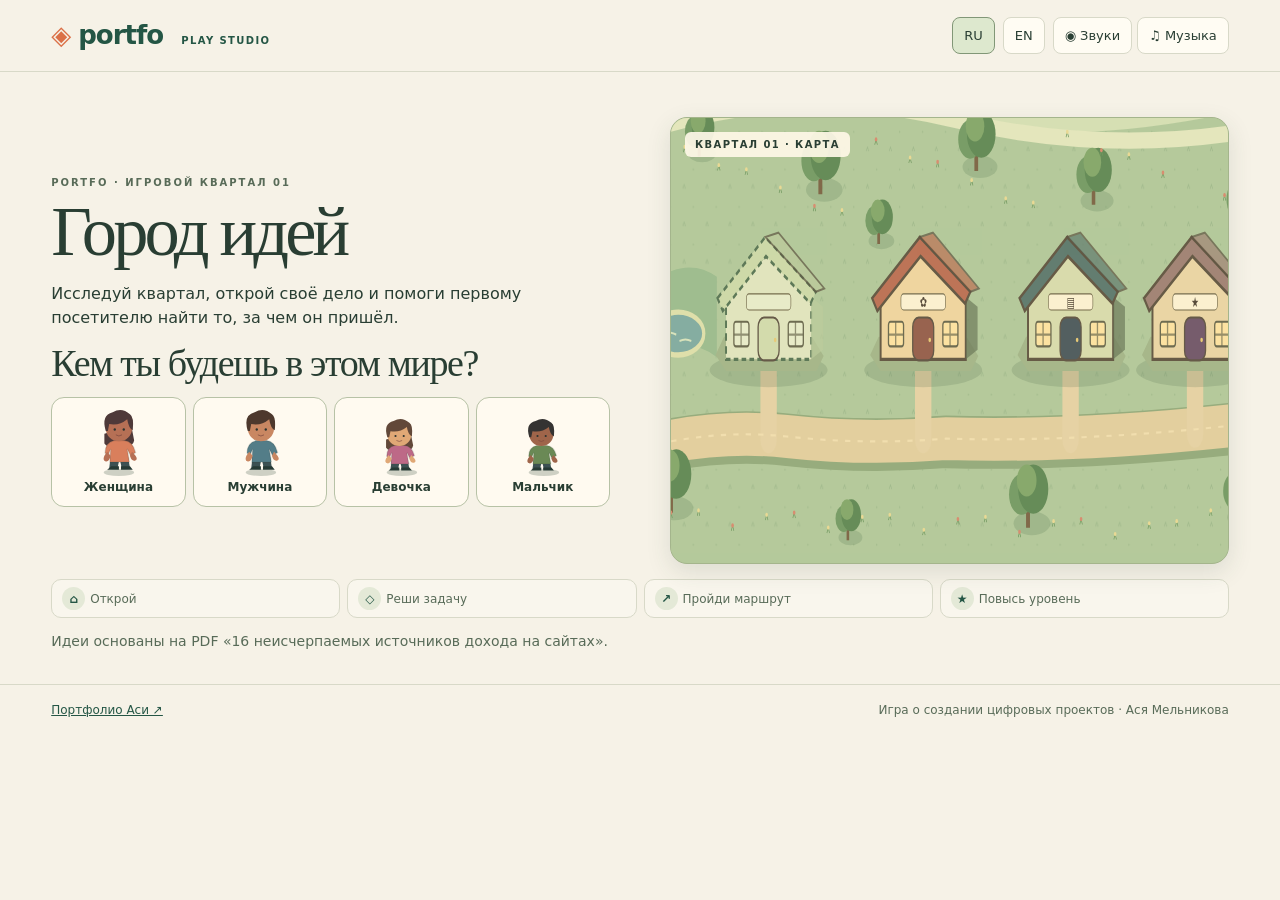
<file: index.html>
<!doctype html>
<html lang="ru">
<head>
<meta charset="utf-8">
<meta name="viewport" content="width=device-width,initial-scale=1">
<meta name="theme-color" content="#f6f2e7">
<meta name="description" content="Игровой квартал Portfo: придумайте своё дело, соберите путь посетителя и сохраните чертёж проекта.">
<title>Город идей · Portfo</title>
<style>
:root{--paper:#f6f2e7;--cream:#fffcf3;--ink:#293e33;--muted:#586b58;--green:#245645;--mint:#dde8ce;--orange:#db7047;--edge:#d8d9c8;--shadow:0 8px 24px #334a3520}*{box-sizing:border-box}body{margin:0;background:var(--paper);color:var(--ink);font:16px/1.5 system-ui,sans-serif}button,input,textarea,select{font:inherit;color:inherit}button,a{touch-action:manipulation}button{cursor:pointer}a{color:var(--green)}button:focus-visible,a:focus-visible,input:focus-visible,textarea:focus-visible,select:focus-visible{outline:3px solid #aa472a;outline-offset:3px}button:disabled{opacity:.55;cursor:default}.top,footer,main{width:min(1340px,100%);margin:auto;padding-inline:clamp(16px,4vw,56px)}.top,footer{display:flex;align-items:center;justify-content:space-between;gap:12px;padding-block:16px}.top{border-bottom:1px solid var(--edge)}footer{border-top:1px solid var(--edge);margin-top:32px;font-size:12px;color:var(--muted)}.brand{font-weight:850;letter-spacing:-1px;font-size:26px;text-decoration:none;white-space:nowrap}.brand span{color:var(--orange)}.brand small{font-size:10px;font-weight:750;letter-spacing:1.4px;margin-left:10px}.settings{display:flex;align-items:center;gap:8px}.settings button,.quiet{background:var(--cream);border:1px solid var(--edge);border-radius:8px;padding:8px 11px;font-size:13px}.settings button[aria-pressed=true]{background:var(--mint);border-color:#819777}.sound-group{display:flex;gap:5px}.title-row{display:flex;align-items:end;justify-content:space-between;gap:16px;margin:25px 0 16px}.kicker{font-size:10px;font-weight:850;letter-spacing:2px;text-transform:uppercase;color:var(--muted)}h1,h2,h3,p{margin-top:0}h1{font:normal clamp(38px,5.5vw,76px)/1 Georgia,serif;letter-spacing:-.055em;margin:6px 0 0}h2{font:normal clamp(25px,3vw,38px)/1.12 Georgia,serif;letter-spacing:-.035em;margin-bottom:10px}h3{font-size:16px;margin-bottom:8px}p{margin-bottom:12px}.muted{color:var(--muted);font-size:14px}.level{flex:none;border:1px solid #8b9d77;border-radius:40px;background:#e5ebd6;padding:7px 13px;font-size:12px;font-weight:800}.steps{list-style:none;margin:0 0 13px;padding:0;display:grid;grid-template-columns:repeat(4,1fr);gap:7px}.steps li{border:1px solid var(--edge);border-radius:10px;padding:7px 10px;font-size:12px;color:var(--muted);background:#ffffff40}.steps b{display:inline-grid;place-items:center;margin-right:5px;width:23px;height:23px;border-radius:50%;background:#e4e9d7;color:var(--green)}.steps .current{background:#e2ebd4;border-color:#9bac81;color:var(--ink);font-weight:780}.steps .done b{background:var(--green);color:white}.world{position:relative;overflow:hidden;isolation:isolate;background:#b4c99b;border:1px solid #a4b58c;border-radius:17px;box-shadow:var(--shadow);aspect-ratio:1000/470}.world>svg{display:block;width:100%;height:100%}.world-caption{position:absolute;top:14px;left:14px;padding:5px 10px;border-radius:6px;background:#fff9e9e9;font-size:10px;letter-spacing:1.4px;font-weight:850;pointer-events:none}.hotspot{position:absolute;z-index:3;transform:translate(-50%,-100%);background:var(--cream);border:1px solid #8a9d77;border-radius:9px;box-shadow:0 4px 10px #26453134;padding:6px 9px;font-size:clamp(10px,1.1vw,14px);font-weight:780;max-width:25%;text-align:center}.hotspot.target{background:#fff4cf;border:2px solid #b95d37;animation:cue 2s infinite}.hotspot.target::after{content:"";position:absolute;left:calc(50% - 6px);bottom:-7px;width:10px;height:10px;transform:rotate(45deg);border-right:2px solid #b95d37;border-bottom:2px solid #b95d37;background:#fff4cf}.world-label{position:absolute;transform:translateX(-50%);padding:3px 7px;border-radius:5px;background:#345341ee;color:#fff8e6;font-size:clamp(9px,1vw,13px);font-weight:750;text-align:center;max-width:24%;pointer-events:none;overflow-wrap:anywhere}.portrait{position:absolute;left:var(--x);top:var(--y);width:7.5%;max-width:78px;transform:translate(-50%,-85%);transition:left .27s ease,top .27s ease;pointer-events:none;z-index:2;filter:drop-shadow(0 3px 2px #2a412f33)}.portrait svg{display:block;width:100%}.portrait.walk svg{animation:step .19s alternate 2}.visitor{filter:hue-rotate(40deg)}.world [data-home-state=open] .door{animation:open .45s ease-out;transform-origin:left;transform-box:fill-box}.world [data-home-state=open] .glow{animation:cue 2s ease 1}@keyframes cue{50%{box-shadow:0 0 0 7px #ffce7b66}}@keyframes step{to{transform:translateY(-6%) rotate(4deg)}}@keyframes open{from{transform:scaleX(.14)}}.controls{display:flex;align-items:center;justify-content:space-between;gap:12px;margin:10px 0 15px}.directions{display:flex;gap:5px;flex:none}.directions button{width:38px;height:35px;padding:0}.dialog,.blueprint{border:1px solid var(--edge);background:var(--cream);border-radius:15px;padding:clamp(14px,2.3vw,24px);box-shadow:0 4px 14px #334a350a}.dialog:empty{display:none}.dialog .kicker{color:#925033}.panel-actions{display:flex;flex-wrap:wrap;align-items:center;gap:9px;margin-top:14px}.primary,.secondary{display:inline-block;text-decoration:none;font-weight:760;border-radius:9px;padding:10px 15px}.primary{background:var(--green);color:#fff;border:1px solid var(--green)}.primary:hover{background:#32715a}.secondary{border:1px solid #9aaa8f;background:#f2f4e8;color:var(--green)}label.field{display:block;font-size:14px;font-weight:740;margin-top:12px}input,textarea,select{width:100%;padding:10px 12px;border:1px solid #9baa94;border-radius:8px;background:white;margin-top:5px}textarea{min-height:84px;resize:vertical}.inline-form{max-width:700px}.opening{display:grid;grid-template-columns:1fr 1fr;gap:clamp(22px,5vw,60px);align-items:center;margin:45px 0 15px}.opening h1{margin-bottom:16px}.opening .world{aspect-ratio:1.25}.opening .world svg{width:100%;height:100%;object-fit:cover}.avatar-grid{display:grid;grid-template-columns:repeat(4,1fr);gap:7px;margin-top:12px}.avatar{border:1px solid #b7c2a6;background:#fffaf0;border-radius:13px;padding:8px 4px 10px;font-weight:750;font-size:12px;min-width:0}.avatar:hover{background:#e5edda;border-color:#7c9472}.avatar svg{display:block;width:100%;height:72px;margin:auto}.board-grid{display:grid;grid-template-columns:1.08fr 1fr;gap:16px;margin:12px 0}.cards,.slots{display:grid;grid-template-columns:1fr 1fr;gap:7px}.card,.slot{border:1px solid #bdc7ad;border-radius:9px;background:#f3f5e8;padding:8px;text-align:left;font-size:13px;min-height:50px;overflow-wrap:anywhere}.card.selected{border:2px solid #27634a;background:#dbeacb;padding:7px}.slot{background:#f9f5e9;border-style:dashed}.slot.filled{background:#e7edda;border-style:solid}.slot.active{outline:2px solid #318365}.slot.blocked{outline:2px solid #b95134}.slot.passed{background:#d8edc7}.slot b{margin-right:5px;color:#5a7252}.visitor-line{background:#e8eedb;border-radius:9px;padding:9px 12px;font-size:14px}.feedback{padding:9px 12px;border-left:3px solid #557d58;background:#e8eedb;font-size:14px;margin-top:12px}.feedback.error{border-color:#ad5236;background:#f6e4d5}.blueprint{max-width:940px;margin:20px auto}.blueprint h1{margin-bottom:16px;overflow-wrap:anywhere}.blueprint .grid{display:grid;grid-template-columns:1fr 1fr;gap:13px}.sheet{background:#edf0df;border-radius:10px;padding:13px;overflow-wrap:anywhere}.sheet p:last-child{margin-bottom:0}.route-list{padding-left:22px;margin-bottom:0}.share{margin-top:12px;padding:10px;border-radius:9px;background:#f2f4e8}.share input{font-size:13px}.notice{min-height:20px;font-size:13px;margin:8px 0 0}.blueprint .footnote{margin-top:12px}.art-label{font:700 15px system-ui,sans-serif}.sr-only{position:absolute;width:1px;height:1px;overflow:hidden;clip:rect(0,0,0,0)}@media(max-width:720px){.brand small{display:none}.top{padding-block:11px}.settings button{font-size:11px;padding:6px}.title-row{margin-top:15px}.steps li{padding:5px;font-size:10px}.steps b{display:block;margin:0 0 3px;width:18px;height:18px}.opening{grid-template-columns:1fr;margin:18px 0 8px;gap:15px}.opening .world{aspect-ratio:2.15;order:2}.world{aspect-ratio:1000/590}.hotspot{font-size:9px;padding:4px;max-width:32%}.world-caption{top:6px;left:6px;font-size:8px}.board-grid,.blueprint .grid{grid-template-columns:1fr}.controls .muted{font-size:11px}.directions button{width:32px;height:32px}.avatar svg{height:60px}footer{align-items:start}.level{font-size:10px}}@media(prefers-reduced-motion:reduce){*,*::before,*::after{animation:none!important;transition:none!important}}
.window-sign{position:absolute;transform:translateX(-50%);max-width:18%;white-space:nowrap;overflow:hidden;text-overflow:ellipsis;background:#fbefcc;color:#594b36;border:1px solid #a68d60;border-radius:4px;padding:1px 5px;font-size:clamp(8px,1vw,12px);pointer-events:none}
@media(max-width:720px){.hotspot[data-action=neighbor]{max-width:18%}.hotspot[data-action=home]{max-width:25%}.world-label{max-width:19%;max-height:11%;overflow:hidden}}
</style>
</head>
<body>
<header class="top"><a class="brand" href="https://portfo.ru/" target="_blank" rel="noopener"><span>◈</span> portfo <small>PLAY STUDIO</small></a><div id="settings" class="settings"></div></header>
<main id="app"></main>
<footer><a id="portfolio" href="https://portfo.ru/" target="_blank" rel="noopener">Портфолио Аси ↗</a><span id="footer-copy"></span></footer>
<script>
const words = {
  ru: {
    city:'Город идей', edition:'PORTFO · ИГРОВОЙ КВАРТАЛ 01', level:'Уровень',
    steps:['Открой','Реши задачу','Пройди маршрут','Повысь уровень'],
    welcome:'Кем ты будешь в этом мире?', intro:'Исследуй квартал, открой своё дело и помоги первому посетителю найти то, за чем он пришёл.',
    choose:'Выбери героя', woman:'Женщина',man:'Мужчина',girl:'Девочка',boy:'Мальчик',
    effects:'Звуки',music:'Музыка', map:'КВАРТАЛ 01 · КАРТА', portfolio:'Портфолио Аси ↗', footer:'Игра о создании цифровых проектов · Ася Мельникова',
    move:'Стрелки, WASD или нажатие на тропинку', left:'Влево',right:'Вправо',up:'Вверх',down:'Вниз',
    build:'Напиши, что хочешь построить', home:'Твой участок', door:'Открыть задание', idea:'Название или идея', example:'Например, мастерская тортов или игровая площадка',
    raise:'Поставить вывеску', neighbor:'Познакомься с соседями', talk:'Поговорить', demo:'Демонстрационный дом',
    similar:'Здесь есть похожее дело. Подойди к подсвеченному дому и познакомься с соседом.',
    explore:'Осмотрись и поговори с любым соседом. Подумай, за чем люди смогут прийти в твой домик.',
    difference:'За чем люди придут именно к тебе?', differenceExample:'Например, дети сами украшают торт на празднике',
    saveDifference:'Добавить отличие к дому', return:'Вернись к своей двери', houseReady:'Отличие появилось в витрине. Вернись к домику — у двери ждёт посетитель.',
    puzzle:'Собери дорожку для посетителя', pick:'Нажми карточку, затем место на дорожке. Карточки также можно перетаскивать.',
    cards:'Карточки действий', slots:'Дорожка посетителя', empty:'Свободное место', select:'Сначала выбери карточку или перетащи её сюда.',
    remove:'Убрать выбранную карточку с дорожки', test:'Позвать посетителя', next:'Сделать шаг', retry:'Исправить дорожку', clear:'Очистить дорожку',
    before:'Посетитель у входа. Сделай первый шаг.', ready:'Дорожка ведёт к открытию дома.', arrived:'Посетитель дошёл до цели. Дверь открыта!',
    missing:'На этом месте дорожка прерывается. Добавь действие и попробуй ещё раз.',
    wrong:'Здесь посетитель останавливается.', success:'Дом открыт!', blueprint:'Открыть чертёж', demoOpen:'Пример открытого дома',
    topic:'Дело и его отличие', goal:'Задача посетителя', tested:'Проверенный маршрут', model:'Модель из PDF',
    format:'Формат проекта', website:'Сайт', app:'Веб-приложение', interactive:'Интерактивный проект',
    notes:'Что добавить в первую версию?', editIdea:'Название проекта', editDifference:'Чем отличается',
    save:'Сохранить чертёж', saved:'Чертёж сохранён в браузере.', share:'Сохранить или поделиться', adult:'Показать взрослому',
    adultHint:'Покажи взрослому эту постройку и откройте чертёж вместе.', shareHint:'Ссылка открывает копию чертежа. Добавляй в него только то, чем хочешь поделиться.',
    shareLabel:'Ссылка на чертёж', copyLink:'Скопировать ссылку', copied:'Скопировано.', selectCopy:'Текст выделен. Скопируй его через меню или Ctrl+C.',
    download:'Скачать чертёж', contact:'Написать Асе о проекте',
    invitation:'У твоего дела уже есть место и свой характер. Хочешь открыть его для настоящих посетителей? Ася поможет превратить задумку в работающий сайт, приложение или интерактив. После запуска твой проект сможет стать частью этого мира.',
    written:'Обсудим проект только письменно. Детали, стоимость и сроки согласуем в переписке.',
    draft:'Текст для письменной заявки', copyDraft:'Скопировать заявку', form:'Открыть форму Portfo ↗', paste:'Вставь текст в поле «Маршрут / что хотите сделать» на Portfo и отправь его от своего имени.',
    draftHello:'Ася, здравствуйте! Хочу письменно обсудить разработку проекта.',
    status:'Статус проекта', statuses:{draft:'Чертёж',building:'Строится',open:'Открыт'},
    local:'Дом открыт в игре. Чертёж готов к обсуждению разработки.', readOnly:'Чертёж из игры', sharedTitle:'Постройка игрока', startOwn:'Построить свой домик',
    reset:'Начать заново', resetPrompt:'Удалить текущий прогресс в этом браузере и начать заново?', close:'Закрыть', invalid:'Эта ссылка на чертёж повреждена.',
    source:'Идеи основаны на PDF «16 неисчерпаемых источников дохода на сайтах».',
    action:['Выбери карточку','Заполни места','Испытай маршрут','Дом открыт'],
    okay:'Посетитель продолжает путь.', returnGame:'Вернуться в квартал',
    sharedNote:'Чтобы поделиться чертежом, открой игру по её веб-адресу.', edit:'Редактировать чертёж'
  },
  en: {
    city:'City of Ideas', edition:'PORTFO · PLAYABLE DISTRICT 01', level:'Level',
    steps:['Unlock','Solve','Walk the route','Level up'],
    welcome:'Who will you be in this world?', intro:'Explore the district, open your own business, and help your first visitor find what they came for.',
    choose:'Choose your character', woman:'Woman',man:'Man',girl:'Girl',boy:'Boy',
    effects:'Effects',music:'Music', map:'DISTRICT 01 · MAP', portfolio:'Asya’s portfolio ↗', footer:'A game about creating digital projects · Asya Melnikova',
    move:'Arrow keys, WASD, or tap a path', left:'Left',right:'Right',up:'Up',down:'Down',
    build:'Write what you want to build', home:'Your plot', door:'Open the challenge', idea:'Name or idea', example:'For example, a cake workshop or a playground',
    raise:'Put up the sign', neighbor:'Meet a neighbor', talk:'Talk', demo:'Example building',
    similar:'A similar business is nearby. Walk to the highlighted house and meet its owner.',
    explore:'Look around and talk to any neighbor. What would people come to your house for?',
    difference:'What would people come specifically to you for?', differenceExample:'For example, kids can decorate their own cakes at a party',
    saveDifference:'Add your difference', return:'Return to your front door', houseReady:'Your window now shows what makes you different. Head back to meet your first visitor.',
    puzzle:'Build a route for your visitor', pick:'Select a card, then a space on the route. You can also drag cards into place.',
    cards:'Action cards', slots:'Visitor route', empty:'Empty space', select:'Choose a card first, or drag one here.',
    remove:'Remove the selected card from the route', test:'Invite the visitor', next:'Take a step', retry:'Fix the route', clear:'Clear route',
    before:'The visitor is at the entrance. Take the first step.', ready:'The route leads to your front door.', arrived:'Your visitor reached their goal. The door is open!',
    missing:'The path breaks here. Add an action and try again.',
    wrong:'Your visitor stops here.', success:'House unlocked!', blueprint:'Open blueprint', demoOpen:'Example of an open house',
    topic:'Business and what sets it apart', goal:'Visitor’s goal', tested:'Tested route', model:'Model from the guide',
    format:'Project format', website:'Website', app:'Web app', interactive:'Interactive project',
    notes:'What should the first version include?', editIdea:'Project name', editDifference:'What sets it apart',
    save:'Save blueprint', saved:'Blueprint saved in this browser.', share:'Save or share', adult:'Show an adult',
    adultHint:'Show this building to an adult and look at the blueprint together.', shareHint:'The link opens a copy of your blueprint. Include only details you want to share.',
    shareLabel:'Blueprint link', copyLink:'Copy link', copied:'Copied.', selectCopy:'Text selected. Copy it from the menu or press Ctrl+C.',
    download:'Download blueprint', contact:'Write to Asya about this project',
    invitation:'Your idea has a place and a personality. Want to open it to real visitors? Asya can turn it into a working website, app, or interactive experience. Once launched, your project could become part of this world.',
    written:'We’ll discuss your project in writing. We’ll agree on the details, cost, and timeline by message.',
    draft:'Written inquiry', copyDraft:'Copy inquiry', form:'Open the Portfo contact form ↗', paste:'Paste this text into the project description field on Portfo and send it in your own name.',
    draftHello:'Hello Asya! I’d like to discuss developing my project in writing.',
    status:'Project status', statuses:{draft:'Blueprint',building:'In development',open:'Open'},
    local:'Your house is open in the game. The blueprint is ready for a development discussion.', readOnly:'Blueprint from the game', sharedTitle:'A player’s creation', startOwn:'Build my own house',
    reset:'Start over', resetPrompt:'Clear your progress in this browser and start over?', close:'Close', invalid:'This blueprint link is invalid.',
    source:'Inspired by the supplied guide on 16 ways to earn from websites.',
    action:['Choose a card','Fill the spaces','Test the route','House unlocked'],
    okay:'Your visitor moves on.', returnGame:'Return to the district',
    sharedNote:'To share this blueprint, open the game at its web address.', edit:'Edit blueprint'
  }
};

const scenarios = {
  bakery: {
    match:/торт|кондитер|пекар|выпеч|десерт|cake|baker|pastry|dessert/i,
    format:'website',
    title:['Мастерская «Сахар»','Sugar Workshop'],
    pitch:['Я пеку праздничные торты по готовым эскизам.','I bake celebration cakes from a set of existing designs.'],
    goal:['Мне нужен торт на детский праздник. Покажите варианты, которые будут готовы к субботе.','I need a cake for a children’s party. Show me options that will be ready by Saturday.'],
    model:['Продажа своих товаров и услуг','Selling your own products and services'],
    route:['occasion','date','cakes','order'],
    deck:['phone','cakes','occasion','gallery','order','date'],
    cards:{
      occasion:['Выбрать повод','Choose the occasion'],date:['Уточнить дату','Check the date'],cakes:['Посмотреть подходящие торты','See suitable cakes'],order:['Оставить заявку на торт','Request a cake'],
      phone:['Сразу спросить телефон','Ask for a phone number immediately'],gallery:['Открыть случайную галерею','Open a random gallery']
    },
    hints:{
      occasion:['Сначала выясни, для какого праздника нужен торт.','Find out what kind of celebration the cake is for first.'],
      date:['Спроси дату, чтобы показать только то, что успеют приготовить.','Ask for the date to show only cakes that can be ready in time.'],
      cakes:['Покажи варианты для этого повода и даты.','Show options that fit the occasion and date.'],
      order:['Теперь можно предложить оставить заявку на выбранный торт.','Now offer to request the cake they chose.']
    }
  },
  learn: {
    match:/школ|обуч|курс|урок|учеб|учёб|репетитор|school|learn|lesson|course|study|tutor/i,
    format:'app',
    title:['Учебный клуб «Лист»','Leaf Learning Club'],
    pitch:['В моём клубе есть короткие уроки по рисованию для начинающих.','My club offers short drawing lessons for beginners.'],
    goal:['Хочу научиться рисовать. Можно сначала попробовать урок и понять, что входит в подписку?','I want to learn to draw. Can I try a lesson and see what the subscription includes?'],
    model:['Контент по подписке','Subscription content'],
    route:['skill','sample','benefits','subscribe'],
    deck:['pay','sample','subscribe','skill','news','benefits'],
    cards:{
      skill:['Уточнить уровень','Ask about skill level'],sample:['Открыть пробный урок','Open a sample lesson'],benefits:['Показать, что входит в подписку','Show what the subscription includes'],subscribe:['Предложить оформить доступ','Offer membership'],
      pay:['Попросить оплату у входа','Request payment at the entrance'],news:['Показать новости клуба','Show club news']
    },
    hints:{
      skill:['Уточни уровень, чтобы подобрать первый урок.','Find out their level so you can choose a first lesson.'],
      sample:['Дай попробовать урок, прежде чем говорить о доступе.','Let them try a lesson before talking about membership.'],
      benefits:['Объясни, что человек получит по подписке.','Explain what the subscription gives them.'],
      subscribe:['Теперь человек может решить, оформлять ли доступ.','Now the visitor can decide whether to join.']
    }
  },
  play: {
    match:/игр|квест|площадк|головолом|game|playground|puzzle|quest/i,
    format:'interactive',
    title:['Игровая «Искра»','Spark Arcade'],
    pitch:['Я делаю короткие игры для компаний друзей.','I make short games for groups of friends.'],
    goal:['Хочу сыграть с другом. Покажите, что можно пройти вдвоём, и дайте попробовать.','I want to play with a friend. Show me something for two players and let me try it.'],
    model:['Брендированный интерактив · нативная реклама','Branded interactive experience · native advertising'],
    route:['group','mode','demo','partner'],
    deck:['banner','demo','group','contact','partner','mode'],
    cards:{
      group:['Уточнить число игроков','Ask how many players'],mode:['Предложить игру на двоих','Offer a two-player game'],demo:['Пройти пробный раунд','Play a trial round'],partner:['Открыть бонус от партнёра','Unlock the partner bonus'],
      banner:['Показать рекламу поверх игры','Show an ad over the game'],contact:['Попросить контакт до игры','Ask for contact details before play']
    },
    hints:{
      group:['Сначала узнай, сколько человек хочет играть.','Find out how many people want to play first.'],
      mode:['Предложи режим, в котором можно играть вдвоём.','Offer a mode two people can play together.'],
      demo:['Дай сыграть пробный раунд, чтобы человек понял правила.','Let them play a trial round to learn the rules.'],
      partner:['После игры покажи бонус и ясно обозначь партнёра.','After the game, show the bonus and clearly identify the partner.']
    }
  },
  general: {
    format:'website',
    model:['Продажа своих товаров и услуг','Selling your own products and services'],
    route:['need','offer','example','action'],
    deck:['phone','example','need','news','action','offer'],
    cards:{
      need:['Выяснить задачу посетителя','Find out what the visitor needs'],offer:['Показать, что предлагает проект','Show what the project offers'],example:['Дать посмотреть пример','Let them see an example'],action:['Предложить следующий шаг','Offer a next step'],
      phone:['Сразу спросить телефон','Ask for a phone number immediately'],news:['Показать все новости','Show all the news']
    },
    hints:{
      need:['Сначала пойми, за чем пришёл человек.','Find out why the visitor came first.'],
      offer:['Покажи, как твоё предложение отвечает на эту задачу.','Show how your offer addresses their need.'],
      example:['Дай пример, по которому можно оценить результат.','Give them an example to judge the result.'],
      action:['Предложи понятный следующий шаг: попробовать, заказать или написать.','Offer a clear next step: try it, place an order, or write a message.']
    }
  }
};

const avatars = {
  woman: ['#b67055','#4e3939','#d97f5c',false,true],
  man: ['#c98762','#4d382d','#537d88',false,false],
  girl: ['#e0a876','#624839','#bd6987',true,true],
  boy: ['#9f654a','#353332','#6a8955',true,false]
};

function person(id) {
  const [skin,hair,coat,child,long] = avatars[id] || avatars.woman;
  return `<svg viewBox="0 0 82 104" aria-hidden="true"><ellipse cx="42" cy="96" rx="22" ry="5" fill="#314c39" opacity=".24"/><g transform="translate(0 ${child ? 14 : 0}) scale(${child ? '.91 .86' : '1'})">
  <path d="M30 73l-2 17h12l3-15 3 15h12l-3-18" fill="#3c5153"/><path d="M25 92h17v-5H31zm20 0h17l-4-5H45z" fill="#263a35"/>
  ${long ? `<path d="M21 40v14q6 8 21 5 20 3 22-9l-4-21z" fill="${hair}"/>` : ''}
  <path d="M22 68q0-15 13-18h15q12 1 16 17l-7 5-5-10 3 19H29l1-19-4 10z" fill="${coat}" stroke="#313f352b" stroke-width="2"/>
  <path d="M25 66l-4 6q-3 7 2 8t7-8m31-6 5 6q4 6-1 7t-7-7" fill="${skin}"/>
  <circle cx="42" cy="32" r="19" fill="${skin}"/><path d="M23 36q-7-23 10-27 13-8 25 3 6 4 4 23-6-3-8-16-12 10-26 7l-2 10z" fill="${hair}"/>
  <circle cx="36" cy="34" r="1.7" fill="#2d3430"/><circle cx="49" cy="34" r="1.7" fill="#2d3430"/><path d="M38 42q4 3 8 0" stroke="#78463d" fill="none" stroke-linecap="round"/>
  </g></svg>`;
}

const plots = {home:224,bakery:460,learn:685,play:875};

function house(x, y, palette, type, status) {
  const [wall,roof,door] = palette;
  const outline = status === 'empty';
  const open = status === 'open';
  return `<g transform="translate(${x} ${y})" data-home-state="${status}">
    <ellipse cx="0" cy="83" rx="90" ry="16" fill="#557050" opacity=".20"/>
    <path d="M-81 69l13-17 135 1 17 17-11 14H-65z" fill="#a7b78a"/>
    <path d="M-65 15l65-42 65 42v58H-65z" fill="${outline?'#e1e4bd':wall}" stroke="${outline?'#5e7958':'#675b46'}" stroke-width="3" ${outline?'stroke-dasharray="7 5"':''}/>
    <path d="M65 15l18 9v40l-18 9" fill="${outline?'#bdcc9c':'#687456'}" opacity=".65"/>
    <path d="M-78 16L-5-41 72 10l-8 11L-4-23-70 28z" fill="${outline?'#ced9a8':roof}" stroke="${outline?'#5e7958':'#675b46'}" stroke-width="3" ${outline?'stroke-dasharray="7 5"':''}/>
    <path d="M-5-41l20-4 70 52-13 3z" fill="${outline?'#bdca9b':roof}" stroke="#615844" stroke-width="2" opacity=".72"/>
    <rect x="-16" y="34" width="32" height="40" rx="9" fill="${open?'#fff0a5':outline?'#d3dbac':door}" stroke="#665a48" stroke-width="2" class="door"/>
    <circle cx="10" cy="55" r="2" fill="#e8ca76"/>
    <g fill="${outline?'#e8ebc8':'#fce2a1'}" stroke="#6e6c51" stroke-width="2">
    <rect x="-53" y="38" width="23" height="23" rx="3"/><rect x="30" y="38" width="23" height="23" rx="3"/>
    <path d="M-42 38v23m-11-11h23m71-12v23m-11-11h23" opacity=".7"/>
    </g>
    <rect x="-34" y="12" width="68" height="15" rx="4" fill="${outline?'#e8ebc8':'#fbf0cf'}" stroke="#766d4d"/>
    ${type ? `<text x="0" y="24" font-size="13" fill="#584c3b" text-anchor="middle">${type}</text>` : ''}
    ${open ? '<path class="glow" d="M-20 74h40l21 36h-82z" fill="#ffe59b" opacity=".38"/>' : ''}
  </g>`;
}

function mapArt(homeState, focus, cover=false) {
  const shrubs = [[30,156,1],[118,92,.75],[303,124,1],[392,174,.7],[541,103,.95],[720,135,.9],[952,160,1],[75,421,1],[345,451,.65],[620,435,1],[944,430,.9],[985,300,.65]];
  const trees = shrubs.map(([x,y,s])=>`<g transform="translate(${x} ${y}) scale(${s})"><ellipse cx="6" cy="8" rx="28" ry="11" fill="#6a8960" opacity=".28"/><path d="M0 12v-31" stroke="#816949" stroke-width="6"/><circle cx="-10" cy="-19" r="19" fill="#799d67"/><circle cx="8" cy="-24" r="23" fill="#668c58"/><circle cx="-2" cy="-32" r="15" fill="#88a96c"/></g>`).join('');
  const flowers = Array.from({length:38},(_,i)=>{
    const x=(i*73+29)%970+13, y=i%2?435+i%24:80+i*19%83;
    return `<path d="M${x} ${y}l2-5 2 5" stroke="#729960" fill="none"/><circle cx="${x+2}" cy="${y-5}" r="2" fill="${i%3?'#e9d994':'#d88d70'}"/>`;
  }).join('');
  const path = focus && focus !== 'home' ? `<path d="M224 365H${plots[focus]}V303" fill="none" stroke="#a55032" stroke-width="4" stroke-dasharray="4 10" stroke-linecap="round"/>` : '';
  return `<svg viewBox="${cover?'75 65 850 415':'0 0 1000 470'}" preserveAspectRatio="none" aria-hidden="true"><defs><pattern id="grain" width="35" height="35" patternUnits="userSpaceOnUse"><circle cx="4" cy="8" r="1" fill="#739769" opacity=".25"/><path d="M23 26l2-4 2 4" stroke="#739769" opacity=".32" fill="none"/></pattern></defs>
  <rect width="1000" height="470" fill="#b5c99b"/><rect width="1000" height="470" fill="url(#grain)"/>
  <path d="M0 65Q205 6 430 55T1000 50V0H0z" fill="#d6dfb3"/><path d="M0 85Q250 29 502 66T1000 72" fill="none" stroke="#e4e6bc" stroke-width="15"/>
  <path d="M0 380Q135 357 252 365T495 367Q720 371 1000 350" fill="none" stroke="#97ac7d" stroke-width="49"/>
  <path d="M0 377Q135 354 252 362T495 364Q720 368 1000 347" fill="none" stroke="#e3cf9e" stroke-width="40"/>
  <path d="M224 365v-81m236 81v-81m225 81v-81m190 76v-76" stroke="#e6d2a4" stroke-width="25" stroke-linecap="round"/>
  <path d="M0 377Q135 354 252 362T495 364Q720 368 1000 347" fill="none" stroke="#f1deae" stroke-width="2" stroke-dasharray="8 11"/>
  <path d="M24 297q60-37 121-9v-75q-46-20-101 6z" fill="#9fbd8f"/><ellipse cx="86" cy="266" rx="39" ry="20" fill="#85ada1" stroke="#dfdfaa" stroke-width="5"/><path d="M60 267q11-4 23 0m5 6q9-3 18 0" fill="none" stroke="#d8e2bb" stroke-width="2"/>
  ${trees}${flowers}
  ${house(224,217,['#e7b778','#b56850','#5a6952'],homeState==='open'?'✦':'',homeState)}
  ${house(460,217,['#efd59f','#bd7457','#98634f'],'✿','built')}
  ${house(685,217,['#d9dbac','#637d70','#535f60'],'▤','built')}
  ${house(875,217,['#ead5a4','#a38576','#765c6c'],'★','built')}
  ${path}
  </svg>`;
}

const storageKey = 'portfo-city-v1';
const blank = () => ({
  lang:'ru', avatar:null, x:224, y:304, idea:'', difference:'', scene:'general',
  slots:[null,null,null,null], open:false, notes:'', format:'website', effects:false, music:false
});
const read = () => {
  try { return {...blank(),...JSON.parse(localStorage.getItem(storageKey) || '{}')}; }
  catch { return blank(); }
};
let state = read();
let panel = '', neighbor = '', selection = null, step = -1, error = '', notice = '';
let shareVisible = false, inquiryVisible = false, invalidShare = false;
let shared = decodeShare();
if (shared && !state.avatar) state.lang = shared.lang;

const app = document.querySelector('#app');
const settings = document.querySelector('#settings');
const t = () => words[state.lang] || words.ru;
const local = value => value[state.lang === 'en' ? 1 : 0];
const esc = value => String(value ?? '').replace(/[&<>"']/g, c => ({
  '&':'&amp;','<':'&lt;','>':'&gt;','"':'&quot;',"'":'&#39;'
}[c]));
const data = () => scenarios[state.scene];
const save = () => { try { localStorage.setItem(storageKey,JSON.stringify(state)); } catch {} };
const matching = idea => Object.keys(plots).find(id => scenarios[id]?.match?.test(idea)) || 'general';
const gameStep = () => state.open ? 3 : step >= 0 ? 2 : state.difference ? 1 : 0;
const goal = record => scenarios[record.scene].goal ? local(scenarios[record.scene].goal) :
  state.lang === 'en'
    ? `I found “${record.idea}”. Show me how “${record.difference}” would help and what I can do next.`
    : `Я нашёл проект «${record.idea}». Покажи, чем мне поможет «${record.difference}» и что я могу сделать дальше.`;
const cardText = id => local(data().cards[id]);
const label = (key, text, value, max=120) =>
  `<label class="field">${esc(text)}<input name="${key}" value="${esc(value)}" maxlength="${max}" required></label>`;
const button = (action, text, css='secondary') => `<button type="button" class="${css}" data-action="${action}">${esc(text)}</button>`;
const steps = (active=-1) => `<ol class="steps">${t().steps.map((word,i)=>
  `<li class="${i===active?'current':i<active?'done':''}" ${i===active?'aria-current="step"':''}><b aria-hidden="true">${['⌂','◇','↗','★'][i]}</b>${word}</li>`
).join('')}</ol>`;

function render() {
  document.documentElement.lang = state.lang;
  document.title = t().city + ' · Portfo';
  document.querySelector('#portfolio').textContent = t().portfolio;
  document.querySelector('#footer-copy').textContent = t().footer;
  settings.innerHTML = `<button data-action="ru" aria-pressed="${state.lang==='ru'}" lang="ru">RU</button><button data-action="en" aria-pressed="${state.lang==='en'}" lang="en">EN</button>
    <span class="sound-group"><button data-action="effects" aria-pressed="${state.effects}">◉ ${t().effects}</button><button data-action="music" aria-pressed="${state.music}">♫ ${t().music}</button></span>`;
  if (shared || panel === 'blueprint') {
    renderBlueprint(shared || state);
  } else if (!state.avatar) {
    renderOpening();
  } else {
    renderWorld();
  }
}
function renderOpening() {
  const w = t();
  app.innerHTML = `<section class="opening"><div>
    <div class="kicker">${w.edition}</div><h1>${w.city}</h1><p>${w.intro}</p>
    <h2>${w.welcome}</h2><div class="avatar-grid" aria-label="${w.choose}">
    ${Object.keys(avatars).map(id=>`<button class="avatar" data-action="avatar" data-id="${id}">${person(id)}${w[id]}</button>`).join('')}
    </div>${invalidShare?`<p class="feedback error">${w.invalid}</p>`:''}</div>
    <div class="world">${mapArt('empty',null,true)}<span class="world-caption">${w.map}</span></div>
    </section>${steps()}<p class="muted">${w.source}</p>`;
}
function positioned(id, text, action, isTarget=false) {
  return `<button class="hotspot ${isTarget?'target':''}" style="left:${plots[id]/10}%;top:40%" data-action="${action}" data-id="${id}">${esc(text)}</button>`;
}
function renderWorld() {
  const w = t();
  const looking = state.idea && !state.difference;
  const target = looking && state.scene !== 'general' ? state.scene : null;
  const homeAction = state.open ? w.blueprint : !state.idea ? w.build : state.difference ? w.door : w.home;
  const homeX = !state.idea ? 29 : plots.home/10;
  const visitor = panel === 'puzzle' && step >= 0;
  app.innerHTML = `<div class="title-row"><div><div class="kicker">${w.edition}</div><h1>${w.city}</h1></div>
    <span class="level">${w.level} ${state.open?2:1}</span></div>
    ${steps(gameStep())}<section id="world" class="world" aria-label="${w.map}">
    ${mapArt(state.open?'open':state.idea?'built':'empty',target)}
    <span class="world-caption">${w.map}</span>
    <button class="hotspot ${!looking?'target':''}" style="left:${homeX}%;top:${state.idea?40:54}%" data-action="home">${esc(homeAction)}</button>
    ${Object.keys(plots).filter(id=>id!=='home').map(id=>positioned(id,local(scenarios[id].title),'neighbor',looking && (!target || id===target))).join('')}
    <div class="portrait" id="hero" style="--x:${state.x/10}%;--y:${state.y/4.7}%">${person(state.avatar)}</div>
    ${visitor?`<div class="portrait visitor" id="walker" style="--x:${(155+step*18)/10}%;--y:${(365-step*16)/4.7}%">${person('woman')}</div>`:''}
    ${state.idea?`<div class="world-label" style="left:22.4%;top:52.5%" title="${esc(state.idea)}">${esc(state.idea)}${state.difference?' ✦':''}</div>`:''}
    ${state.difference?`<div class="window-sign" style="left:22.4%;top:63%" title="${esc(state.difference)}">${esc(state.difference)}</div>`:''}
    </section>
    <div class="controls"><span class="muted">${w.move}</span><div class="directions">
    ${[['left','←'],['up','↑'],['down','↓'],['right','→']].map(([id,icon])=>`<button class="quiet" data-action="move" data-id="${id}" aria-label="${w[id]}">${icon}</button>`).join('')}
    </div></div>
    <section class="dialog" id="dialog" aria-label="${esc(w.city)}">${worldDialog()}</section>
    <div class="panel-actions">${button('reset',w.reset,'quiet')}</div>`;
}
function worldDialog() {
  const w=t();
  if (panel === 'idea') return `<h2>${w.build}</h2><form class="inline-form" data-form="idea">
    <label class="field">${w.idea}<input name="idea" value="${esc(state.idea)}" placeholder="${w.example}" maxlength="90" required></label>
    <div class="panel-actions"><button class="primary">${w.raise}</button></div></form>`;
  if (panel === 'neighbor') return `<div class="kicker">${w.demo}</div><h2>${local(scenarios[neighbor].title)}</h2><p>${local(scenarios[neighbor].pitch)}</p>
    ${state.idea && !state.open?`<form class="inline-form" data-form="difference"><label class="field">${w.difference}
    <input name="difference" value="${esc(state.difference)}" placeholder="${w.differenceExample}" maxlength="160" required></label>
    <div class="panel-actions"><button class="primary">${w.saveDifference}</button></div></form>`:''}`;
  if (panel === 'puzzle') return puzzle();
  if (state.open) return `<div class="kicker">${w.level} 2</div><h2>${w.success}</h2><p>${w.arrived}</p>${button('blueprint',w.blueprint,'primary')}`;
  if (state.difference) return `<h2>${w.return}</h2><p>${esc(state.difference)}</p><p class="muted">${w.houseReady}</p>`;
  if (state.idea) return `<h2>${w.neighbor}</h2><p>${state.scene==='general'?w.explore:w.similar}</p>`;
  return '';
}
function puzzle() {
  const w = t(), scenario = data();
  return `<div class="kicker">${esc(local(scenario.model))}</div><h2>${w.puzzle}</h2>
    <p class="visitor-line">❝ ${esc(goal(state))}</p><p class="muted">${w.pick}</p>
    <div class="board-grid"><div><h3>${w.cards}</h3><div class="cards">${scenario.deck.map(id=>
      `<button class="card ${selection?.id===id?'selected':''}" draggable="true" data-action="card" data-id="${id}" aria-pressed="${selection?.id===id}">${esc(cardText(id))}</button>`).join('')}</div></div>
    <div><h3>${w.slots}</h3><div class="slots">${state.slots.map((id,i)=>
      `<button class="slot ${id?'filled':''} ${step===i?(error?'blocked':'active'):i<step?'passed':''}" draggable="${!!id}" data-action="slot" data-id="${i}"><b>${i+1}</b>${id?esc(cardText(id)):w.empty}</button>`).join('')}</div></div></div>
    <div class="panel-actions">
    ${error && step>=0?button('retry',w.retry,'primary'):step>=0?button('next',w.next,'primary'):button('test',w.test,'primary')}
    ${selection?.from!=null?button('remove',w.remove):''}${button('clear',w.clear,'quiet')}</div>
    <p class="feedback ${error?'error':''}" role="status">${esc(error || notice || w.ready)}</p>`;
}
function projectRecord(record) {
  return {v:1,lang:state.lang,idea:record.idea,difference:record.difference,scene:record.scene,format:record.format,notes:record.notes,status:'draft'};
}
function decodeShare() {
  if (!location.hash.startsWith('#project=')) return null;
  try {
    const fragment = location.hash.slice(9);
    if (fragment.length>4500) throw Error('Oversized');
    const bytes=Uint8Array.from(atob(fragment.replace(/-/g,'+').replace(/_/g,'/')), c=>c.charCodeAt(0));
    const payload=JSON.parse(new TextDecoder().decode(bytes));
    if(payload.v!==1 || !Object.hasOwn(scenarios,payload.scene) || !['ru','en'].includes(payload.lang) ||
      !['website','app','interactive'].includes(payload.format) || !['idea','difference','notes'].every(k=>typeof payload[k]==='string') ||
      !payload.idea.trim() || payload.idea.length>90 || payload.difference.length>160 || payload.notes.length>350) throw Error('Invalid');
    return payload;
  } catch { invalidShare=true; return null; }
}
function shareUrl(record) {
  const bytes=new TextEncoder().encode(JSON.stringify(projectRecord(record)));
  const code=btoa(String.fromCharCode(...bytes)).replace(/\+/g,'-').replace(/\//g,'_').replace(/=+$/,'');
  return location.origin+location.pathname+'#project='+code;
}
function brief(record) {
  const w=t(), scene=scenarios[record.scene];
  const route=scene.route.map((id,i)=>`${i+1}. ${local(scene.cards[id])}`).join('\n');
  return [w.draftHello, `${w.topic}\n${record.idea}\n${record.difference}`, `${w.goal}\n${goal(record)}`,
    `${w.tested}\n${route}`, `${w.format}\n${w[record.format]}`, `${w.model}\n${local(scene.model)}`,
    record.notes?`${w.notes}\n${record.notes}`:'',w.written].filter(Boolean).join('\n\n');
}
function renderBlueprint(record) {
  const w=t(), scenario=scenarios[record.scene], child=['boy','girl'].includes(state.avatar) && !shared;
  app.innerHTML = `<section class="blueprint">
    <div class="kicker">${shared?w.readOnly:w.level+' 2 · '+w.success}</div><h1>${esc(record.idea)}</h1>
    <div class="world" style="aspect-ratio:3.2">${mapArt('open',null,true)}<span class="world-caption">${esc(shared?w.sharedTitle:record.idea)}</span></div>
    <p class="muted footnote">${w.status} · <strong>${w.statuses.draft}</strong> · ${w[record.format]}</p>
    <div class="grid"><div class="sheet"><h3>${w.topic}</h3><p>${esc(record.difference)}</p><h3>${w.goal}</h3><p>${esc(goal(record))}</p></div>
    <div class="sheet"><h3>${w.tested}</h3><ol class="route-list">${scenario.route.map(id=>`<li>${esc(local(scenario.cards[id]))}</li>`).join('')}</ol>
    <p class="muted footnote">${esc(local(scenario.model))}</p></div></div>
    ${shared ? (record.notes?`<p class="footnote"><strong>${w.notes}</strong><br>${esc(record.notes)}</p>`:'') :
    `<details><summary>${w.edit}</summary><form data-form="blueprint">
    ${label('idea',w.editIdea,record.idea,90)}${label('difference',w.editDifference,record.difference,160)}
    <label class="field">${w.format}<select name="format">${['website','app','interactive'].map(f=>`<option value="${f}" ${f===record.format?'selected':''}>${w[f]}</option>`).join('')}</select></label>
    <label class="field">${w.notes}<textarea name="notes" maxlength="350">${esc(record.notes)}</textarea></label>
    <div class="panel-actions"><button class="primary">${w.save}</button></div></form></details>`}
    <div class="panel-actions">${!shared?button('share',child?w.adult:w.share,'primary'):''}
    ${button('download',w.download)}${shared?button('own',w.startOwn):button('map',w.returnGame)}</div>
    ${shareVisible&&!shared?`<div class="share"><p>${child?w.adultHint:w.shareHint}</p>
      ${location.protocol==='file:'?`<p>${w.sharedNote}</p>`:`<label class="field">${w.shareLabel}<input id="share-value" readonly value="${esc(shareUrl(record))}"></label>${button('copyLink',w.copyLink)}`}
      </div>`:''}
    <hr style="border:0;border-top:1px solid var(--edge);margin:22px 0">
    ${child?`<p>${w.adultHint}</p>`:`<p>${w.invitation}</p><p><strong>${w.written}</strong></p>
    ${button('inquiry',w.contact,'primary')}
    ${inquiryVisible?`<div class="share"><label class="field">${w.draft}<textarea id="inquiry-value" rows="8" readonly>${esc(brief(record))}</textarea></label>
    <div class="panel-actions">${button('copyDraft',w.copyDraft)}<a class="primary" href="https://portfo.ru/#collab-form" target="_blank" rel="noopener">${w.form}</a></div><p class="muted">${w.paste}</p></div>`:''}`}
    <p class="notice" id="notice" role="status">${esc(notice)}</p>
    </section>`;
}

let audioContext, melodyTimer;
function audio() {
  try {
    audioContext ||= new (window.AudioContext || window.webkitAudioContext)();
    if (audioContext.state==='suspended') audioContext.resume().catch(()=>{});
    return audioContext;
  } catch { return null; }
}
const oscillators = new Set();
function tone(hz, delay, duration, volume, channel) {
  const ctx=audio();
  if (!ctx) return;
  const osc=ctx.createOscillator(), gain=ctx.createGain();
  const at=ctx.currentTime+delay;
  osc.type='sine';
  osc.frequency.value=hz;
  gain.gain.setValueAtTime(.0001,at);
  gain.gain.exponentialRampToValueAtTime(volume,at+.055);
  gain.gain.exponentialRampToValueAtTime(.0001,at+duration);
  osc.connect(gain).connect(ctx.destination);
  const note={osc,channel};
  oscillators.add(note);
  osc.onended=()=>{osc.disconnect();gain.disconnect();oscillators.delete(note);};
  osc.start(at);
  osc.stop(at+duration+.025);
}
function silence(channel) {
  for (const note of oscillators) {
    if (note.channel===channel) try { note.osc.stop(); } catch {}
  }
}
function effect(success=false) {
  if (state.effects) (success?[523,659,784]:[440]).forEach((n,i)=>tone(n,i*.09,.25,.025,'effects'));
}
function music() {
  clearInterval(melodyTimer);
  silence('music');
  if (!state.music || !audio()) return;
  const phrase=()=>[261.6,392,329.6,440,293.7,349.2].forEach((n,i)=>tone(n,i*.92,1.4,.011,'music'));
  phrase();
  melodyTimer=setInterval(phrase,7800);
}
function panelScroll() {
  if (matchMedia('(max-width: 720px)').matches) document.querySelector('#dialog')?.scrollIntoView({block:'nearest'});
}
function moveTo(x,y) {
  state.x=Math.round(Math.max(35,Math.min(970,x)));
  state.y=Math.round(Math.max(297,Math.min(385,y)));
  const hero=document.querySelector('#hero');
  if (hero) {
    hero.style.setProperty('--x',state.x/10+'%');
    hero.style.setProperty('--y',state.y/4.7+'%');
    hero.classList.remove('walk');
    void hero.offsetWidth;
    hero.classList.add('walk');
  }
  save();
}
function move(direction) {
  const branch=Object.values(plots).find(x=>Math.abs(x-state.x)<26);
  if (direction==='up' && branch) moveTo(branch,state.y-20);
  if (direction==='down') moveTo(state.x,state.y+20);
  if (direction==='left' || direction==='right') {
    const sign=direction==='left'?-1:1;
    if (state.y<345) moveTo(state.x,state.y+23);
    else moveTo(state.x+sign*24,365);
  }
}
function visit(id, nextPanel) {
  const old={x:state.x,y:state.y};
  state.x=plots[id];
  state.y=305;
  panel=nextPanel;
  save();
  render();
  const hero=document.querySelector('#hero');
  if (hero && !matchMedia('(prefers-reduced-motion: reduce)').matches) hero.animate([
    {left:old.x/10+'%',top:old.y/4.7+'%'},
    {left:old.x/10+'%',top:'77.6%',offset:.19},
    {left:state.x/10+'%',top:'77.6%',offset:.79},
    {left:state.x/10+'%',top:state.y/4.7+'%'}
  ],{duration:Math.min(820,260+Math.abs(old.x-state.x)*.6),easing:'ease-in-out'});
  effect();
  panelScroll();
}
function put(index, piece) {
  if (!piece || !Number.isInteger(index) || index<0 || index>3 || !data().cards[piece.id]) return;
  const previous=state.slots.indexOf(piece.id);
  if (previous!==-1 && previous!==index) state.slots[previous]=state.slots[index];
  state.slots[index]=piece.id;
  selection=null;
  step=-1;
  error='';
  notice='';
  save();
  effect();
  render();
  app.querySelector(`[data-action="slot"][data-id="${index}"]`)?.focus({preventScroll:true});
}
function progressRoute() {
  const scenario=data(), current=state.slots[step], expected=scenario.route[step];
  if (current!==expected) {
    error=(current?t().wrong:t().missing)+' '+local(scenario.hints[expected]);
    render();
    return;
  }
  step++;
  if (step===scenario.route.length) {
    state.open=true;
    panel='';
    save();
    effect(true);
    render();
    panelScroll();
    return;
  }
  notice=t().okay+' '+local(scenario.cards[current])+' ✓';
  effect();
  render();
  const walker=document.querySelector('#walker');
  walker?.animate([{left:(155+(step-1)*18)/10+'%',top:(365-(step-1)*16)/4.7+'%'},{left:(155+step*18)/10+'%',top:(365-step*16)/4.7+'%'}],
    {duration:matchMedia('(prefers-reduced-motion: reduce)').matches?0:280,easing:'ease-out'});
}
function updateSetting(action) {
  const form=app.querySelector('form'), formType=form?.dataset.form;
  const values=form?Object.fromEntries(new FormData(form)):{};
  const expanded=app.querySelector('details')?.open;
  if (action==='ru'||action==='en') {
    state.lang=action;
    if (error && step>=0) {
      error=(state.slots[step]?t().wrong:t().missing)+' '+local(data().hints[data().route[step]]);
    } else if (step>=0) notice=step===0?t().before:t().okay;
  } else {
    state[action]=!state[action];
    if (action==='music') music();
    else if (state.effects) effect();
    else silence('effects');
  }
  save();
  render();
  const newForm=app.querySelector('form');
  if (newForm?.dataset.form===formType && formType) {
    for (const [name,value] of Object.entries(values)) newForm.elements.namedItem(name).value=value;
  }
  if (expanded) app.querySelector('details')?.setAttribute('open','');
  settings.querySelector(`[data-action="${action}"]`)?.focus({preventScroll:true});
}
async function copyField(id) {
  const field=document.getElementById(id);
  if (!field) return;
  try {
    await navigator.clipboard.writeText(field.value);
    notice=t().copied;
  } catch {
    field.focus();
    field.select();
    notice=t().selectCopy;
  }
  const status=document.querySelector('#notice');
  if (status) status.textContent=notice;
}
function download(record) {
  const url=URL.createObjectURL(new Blob([brief(record)],{type:'text/plain;charset=utf-8'}));
  const a=document.createElement('a');
  a.href=url;
  a.download='city-of-ideas-blueprint.txt';
  a.click();
  setTimeout(()=>URL.revokeObjectURL(url),1000);
}
function switchPanel(next) {
  panel=next;
  notice='';
  render();
  if (next==='blueprint'||next==='') window.scrollTo({top:0,behavior:'instant'});
}

document.addEventListener('click', event=>{
  const control=event.target.closest('[data-action]');
  if (!control) {
    const world=event.target.closest('#world');
    if (world) {
      const box=world.getBoundingClientRect();
      const x=(event.clientX-box.left)/box.width*1000;
      const y=(event.clientY-box.top)/box.height*470;
      const branch=Object.values(plots).find(plot=>Math.abs(plot-x)<32);
      moveTo(branch && y<350?branch:x,branch && y<350?305:365);
    }
    return;
  }
  const {action,id}=control.dataset;
  const w=t();
  switch (action) {
    case 'ru': case 'en': case 'effects': case 'music':
      updateSetting(action);
      break;
    case 'avatar':
      state.avatar=id;
      state.x=224;
      state.y=342;
      save();
      if (state.music) music();
      render();
      requestAnimationFrame(()=>requestAnimationFrame(()=>{
        if (state.y===342 && state.x===224 && !state.idea) moveTo(224,305);
      }));
      break;
    case 'move':
      move(id);
      break;
    case 'home':
      if (state.open) switchPanel('blueprint');
      else if (!state.idea) {
        visit('home','idea');
        app.querySelector('input[name="idea"]')?.focus({preventScroll:true});
      } else if (state.difference) visit('home','puzzle');
      else {
        visit('home','');
        panelScroll();
      }
      break;
    case 'neighbor':
      neighbor=id;
      if (!state.open) { step=-1; error=''; selection=null; notice=''; }
      visit(id,'neighbor');
      break;
    case 'card':
      selection={id,from:null};
      render();
      app.querySelector(`[data-action="card"][data-id="${id}"]`)?.focus({preventScroll:true});
      break;
    case 'slot': {
      const index=Number(id);
      if (selection) put(index,selection);
      else if (state.slots[index]) {
        selection={id:state.slots[index],from:index};
        render();
        app.querySelector(`[data-action="slot"][data-id="${id}"]`)?.focus({preventScroll:true});
      } else {
        notice=w.select;
        render();
      }
      break;
    }
    case 'remove':
      if (selection?.from!=null) state.slots[selection.from]=null;
      selection=null;
      step=-1;
      error='';
      notice='';
      save();
      render();
      break;
    case 'clear':
      state.slots=[null,null,null,null];
      selection=null;
      step=-1;
      error='';
      notice='';
      save();
      render();
      break;
    case 'test':
      step=0;
      error='';
      notice=w.before;
      selection=null;
      render();
      app.querySelector('[data-action="next"]')?.focus({preventScroll:true});
      break;
    case 'next':
      progressRoute();
      app.querySelector('[data-action="next"], [data-action="retry"], .dialog [data-action="blueprint"]')?.focus({preventScroll:true});
      break;
    case 'retry':
      step=-1;
      error='';
      notice='';
      render();
      break;
    case 'blueprint':
      switchPanel('blueprint');
      break;
    case 'map':
      switchPanel('');
      break;
    case 'share':
      save();
      shareVisible=!shareVisible;
      render();
      break;
    case 'inquiry':
      inquiryVisible=!inquiryVisible;
      render();
      document.querySelector('#inquiry-value')?.focus();
      break;
    case 'copyLink': copyField('share-value'); break;
    case 'copyDraft': copyField('inquiry-value'); break;
    case 'download': download(shared||state); break;
    case 'own':
      history.replaceState(null,'',location.pathname+location.search);
      shared=null;
      invalidShare=false;
      switchPanel('');
      break;
    case 'reset':
      if (confirm(w.resetPrompt)) {
        state={...blank(),lang:state.lang,effects:state.effects,music:state.music};
        panel='';
        selection=null;
        step=-1;
        error='';
        notice='';
        shareVisible=false;
        inquiryVisible=false;
        save();
        render();
        window.scrollTo(0,0);
      }
  }
});
document.addEventListener('submit', event=>{
  const form=event.target;
  const type=form.dataset.form;
  if (!type) return;
  event.preventDefault();
  const fields=Object.fromEntries(new FormData(form));
  const required=type==='idea'?['idea']:type==='difference'?['difference']:['idea','difference'];
  for (const name of required) {
    if (!fields[name]?.trim()) {
      form.elements.namedItem(name).value='';
      form.elements.namedItem(name).reportValidity();
      return;
    }
  }
  if (type==='idea') {
    state.idea=fields.idea.trim();
    state.scene=matching(state.idea);
    state.format=data().format;
    panel='';
  } else if (type==='difference') {
    state.difference=fields.difference.trim();
    panel='';
  } else if (type==='blueprint') {
    state.idea=fields.idea.trim();
    state.difference=fields.difference.trim();
    state.format=fields.format;
    state.notes=fields.notes.trim();
    notice=t().saved;
  }
  save();
  effect(true);
  render();
});
const directions = {arrowleft:'left',a:'left',ф:'left',arrowright:'right',d:'right',в:'right',arrowup:'up',w:'up',ц:'up',arrowdown:'down',s:'down',ы:'down'};
document.addEventListener('keydown', event=>{
  if (event.target.closest('input,textarea,select,[contenteditable]') || event.ctrlKey || event.metaKey || event.altKey) return;
  const direction=directions[event.key.toLowerCase()];
  if (!direction || !state.avatar || shared || panel==='blueprint') return;
  event.preventDefault();
  move(direction);
});
let dragged=null;
document.addEventListener('dragstart', event=>{
  const el=event.target.closest('[data-action="card"],[data-action="slot"]');
  if (!el || !el.draggable) return;
  const from=el.dataset.action==='slot'?Number(el.dataset.id):null;
  dragged={id:from===null?el.dataset.id:state.slots[from],from};
  event.dataTransfer.setData('text/plain',dragged.id);
  event.dataTransfer.effectAllowed='move';
});
document.addEventListener('dragover', event=>{
  if (dragged && event.target.closest('.slot')) event.preventDefault();
});
document.addEventListener('drop', event=>{
  const slot=event.target.closest('.slot');
  if (!dragged||!slot) return;
  event.preventDefault();
  put(Number(slot.dataset.id),dragged);
  dragged=null;
});
document.addEventListener('dragend',()=>{dragged=null;});
window.addEventListener('hashchange',()=>{
  invalidShare=false;
  shared=decodeShare();
  if (shared) state.lang=shared.lang;
  render();
});
document.addEventListener('visibilitychange',()=>{
  if (document.hidden) {
    clearInterval(melodyTimer);
    silence('music');
    silence('effects');
  } else if (state.music && audioContext) music();
});
render();
document.addEventListener('pointerdown',function restoreSound(event) {
  if (state.music && !event.target.closest('[data-action="music"]') && !audioContext) music();
},{once:true});
</script>
</body>
</html>
</file>
